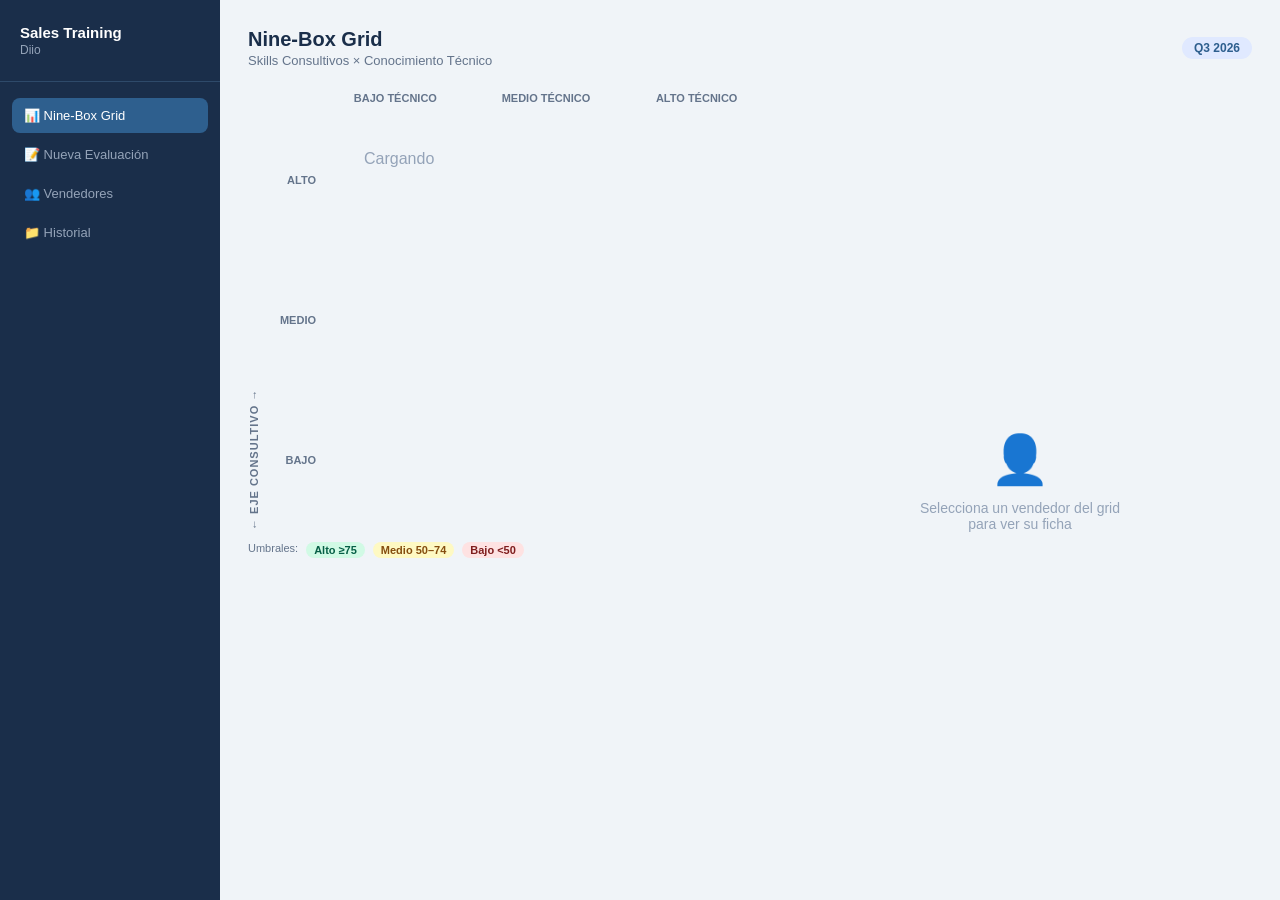
<file: index.html>
<!DOCTYPE html>
<html lang="es">
<head>
  <meta charset="UTF-8">
  <meta name="viewport" content="width=device-width, initial-scale=1.0">
  <title>Sales Training Diio</title>
  <link rel="stylesheet" href="style.css">
</head>
<body>
  <div class="app">
    <!-- Sidebar -->
    <aside class="sidebar">
      <div class="sidebar-logo">
        <h2>Sales Training</h2>
        <p>Diio</p>
      </div>
<nav>
  <a href="index.html" class="nav-link active">📊 Nine-Box Grid</a>
  <a href="evaluacion.html" class="nav-link">📝 Nueva Evaluación</a>
  <a href="vendedores.html" class="nav-link">👥 Vendedores</a>
  <a href="historial.html" class="nav-link">📁 Historial</a>
</nav>
    </aside>

    <!-- Main -->
    <main class="main">
      <div class="topbar">
        <div>
          <h1>Nine-Box Grid</h1>
          <p>Skills Consultivos × Conocimiento Técnico</p>
        </div>
        <span class="periodo-badge" id="periodoBadge">Q3 2026</span>
      </div>

      <div class="content-split">
        <!-- Nine Box -->
        <div class="nine-box-panel">
          <div class="nine-box-wrapper">
            <div class="eje-y-label">← Eje Consultivo →</div>
            <div class="nine-box-container">
              <div class="eje-x-labels">
                <span>Bajo Técnico</span>
                <span>Medio Técnico</span>
                <span>Alto Técnico</span>
              </div>
              <div class="grid-with-labels">
                <div class="eje-y-labels">
                  <span>Alto</span>
                  <span>Medio</span>
                  <span>Bajo</span>
                </div>
                <div class="nine-box-grid" id="nineBoxGrid">
                  <div class="loading">Cargando</div>
                </div>
              </div>
            </div>
          </div>

          <!-- Leyenda -->
          <div style="margin-top:12px;display:flex;gap:8px;flex-wrap:wrap">
            <span style="font-size:11px;color:#64748b">Umbrales:</span>
            <span style="font-size:11px;background:#d1fae5;color:#065f46;padding:2px 8px;border-radius:10px;font-weight:600">Alto ≥75</span>
            <span style="font-size:11px;background:#fef9c3;color:#854d0e;padding:2px 8px;border-radius:10px;font-weight:600">Medio 50–74</span>
            <span style="font-size:11px;background:#fee2e2;color:#7f1d1d;padding:2px 8px;border-radius:10px;font-weight:600">Bajo &lt;50</span>
          </div>
        </div>

        <!-- Ficha -->
        <div class="ficha-panel" id="fichaPanel">
          <div class="ficha-empty">
            <div class="icon">👤</div>
            <p>Selecciona un vendedor del grid<br>para ver su ficha</p>
          </div>
        </div>
      </div>
    </main>
  </div>

  <script src="app.js"></script>
</body>
</html>
</file>
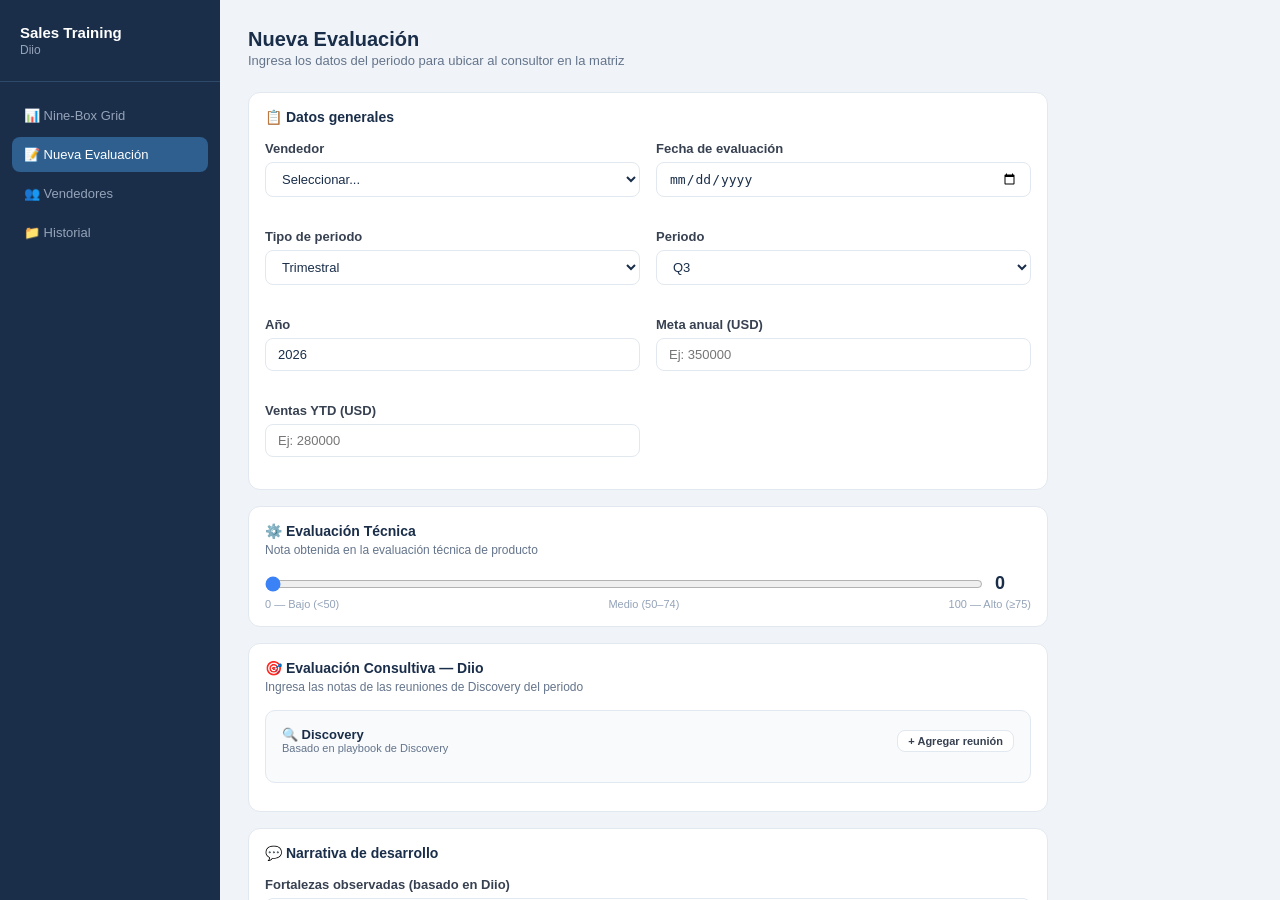
<file: evaluacion.html>
<!DOCTYPE html>
<html lang="es">
<head>
  <meta charset="UTF-8">
  <meta name="viewport" content="width=device-width, initial-scale=1.0">
  <title>Nueva Evaluación — Sales Training Diio</title>
  <link rel="stylesheet" href="style.css">
</head>
<body>
  <div class="app">
    <aside class="sidebar">
      <div class="sidebar-logo">
        <h2>Sales Training</h2>
        <p>Diio</p>
      </div>
      <nav>
        <a href="index.html" class="nav-link">📊 Nine-Box Grid</a>
        <a href="evaluacion.html" class="nav-link active">📝 Nueva Evaluación</a>
        <a href="vendedores.html" class="nav-link">👥 Vendedores</a>
        <a href="historial.html" class="nav-link">📁 Historial</a>
      </nav>
    </aside>

    <main class="main">
      <div class="topbar">
        <div>
          <h1>Nueva Evaluación</h1>
          <p>Ingresa los datos del periodo para ubicar al consultor en la matriz</p>
        </div>
      </div>

      <div style="max-width:800px">

        <!-- Paso 1: Datos generales -->
        <div class="card" style="margin-bottom:16px">
          <h3 style="font-size:14px;font-weight:700;color:#1a2e4a;margin-bottom:16px">📋 Datos generales</h3>
          <div class="form-grid">
            <div class="form-group">
              <label>Vendedor</label>
              <select id="e_vendedor" onchange="onVendedorChange()">
                <option value="">Seleccionar...</option>
              </select>
            </div>
            <div class="form-group">
              <label>Fecha de evaluación</label>
              <input type="date" id="e_fecha">
            </div>
            <div class="form-group">
              <label>Tipo de periodo</label>
              <select id="e_tipo_periodo" onchange="actualizarPeriodos()">
                <option value="mensual">Mensual</option>
                <option value="trimestral" selected>Trimestral</option>
                <option value="semestral">Semestral</option>
                <option value="anual">Anual</option>
              </select>
            </div>
            <div class="form-group">
              <label>Periodo</label>
              <select id="e_periodo">
                <option value="Q1">Q1</option>
                <option value="Q2">Q2</option>
                <option value="Q3" selected>Q3</option>
                <option value="Q4">Q4</option>
              </select>
            </div>
            <div class="form-group">
              <label>Año</label>
              <input type="number" id="e_anio" value="2026">
            </div>
            <div class="form-group">
              <label>Meta anual (USD)</label>
              <input type="number" id="e_meta" placeholder="Ej: 350000" oninput="calcularYTD()">
            </div>
            <div class="form-group">
              <label>Ventas YTD (USD)</label>
              <input type="number" id="e_ventas_ytd" placeholder="Ej: 280000" oninput="calcularYTD()">
            </div>
          </div>
          <div id="e_ytd_preview" style="display:none;font-size:20px;font-weight:700;padding:8px 16px;background:#f8fafc;border-radius:8px;border:1px solid #e2e8f0;margin-top:4px"></div>
        </div>

        <!-- Paso 2: Evaluación Técnica -->
        <div class="card" style="margin-bottom:16px">
          <h3 style="font-size:14px;font-weight:700;color:#1a2e4a;margin-bottom:4px">⚙️ Evaluación Técnica</h3>
          <p style="font-size:12px;color:#64748b;margin-bottom:16px">Nota obtenida en la evaluación técnica de producto</p>
          <div class="range-group">
            <input type="range" min="0" max="100" value="0" id="e_tecnica" oninput="updateTecnica()">
            <span class="range-val" id="e_tecnica_val">0</span>
          </div>
          <div style="display:flex;justify-content:space-between;font-size:11px;color:#94a3b8;margin-top:4px">
            <span>0 — Bajo (&lt;50)</span>
            <span>Medio (50–74)</span>
            <span>100 — Alto (≥75)</span>
          </div>
          <div id="eje_tecnico_preview" style="margin-top:12px;display:none">
            <span style="font-size:12px;color:#64748b">Eje técnico: </span>
            <span id="eje_tecnico_label" style="font-size:14px;font-weight:700"></span>
          </div>
        </div>

        <!-- Paso 3: Evaluación Consultiva -->
        <div class="card" style="margin-bottom:16px">
          <h3 style="font-size:14px;font-weight:700;color:#1a2e4a;margin-bottom:4px">🎯 Evaluación Consultiva — Diio</h3>
          <p style="font-size:12px;color:#64748b;margin-bottom:16px">Ingresa las notas de las reuniones de Discovery del periodo</p>

          <div style="background:#f8fafc;border:1px solid #e2e8f0;border-radius:10px;padding:16px;margin-bottom:12px">
            <div style="display:flex;align-items:center;justify-content:space-between;margin-bottom:12px">
              <div>
                <p style="font-size:13px;font-weight:700;color:#1a2e4a">🔍 Discovery</p>
                <p style="font-size:11px;color:#64748b">Basado en playbook de Discovery</p>
              </div>
              <button class="btn btn-secondary" style="font-size:11px;padding:4px 10px" onclick="agregarReunion()">+ Agregar reunión</button>
            </div>
            <div id="reuniones_discovery"></div>
            <div id="promedio_discovery" style="display:none;margin-top:8px;padding:8px 12px;background:white;border-radius:8px;border:1px solid #e2e8f0">
              <span style="font-size:12px;color:#64748b">Promedio Discovery: </span>
              <span id="promedio_discovery_val" style="font-size:16px;font-weight:700;color:#1a2e4a"></span>
              <span style="font-size:12px;color:#64748b">/10 · Reuniones: </span>
              <span id="total_reuniones" style="font-size:14px;font-weight:700;color:#1a2e4a"></span>
              <span id="eje_consultivo_preview" style="margin-left:12px;font-size:12px;font-weight:700"></span>
            </div>
          </div>

          <div id="cuadrante_preview" style="display:none;padding:12px 16px;border-radius:10px;margin-top:8px">
            <p style="font-size:11px;font-weight:600;text-transform:uppercase;letter-spacing:0.5px;margin-bottom:4px">Cuadrante resultante</p>
            <p id="cuadrante_nombre" style="font-size:18px;font-weight:700"></p>
          </div>
        </div>

        <!-- Paso 4: Narrativa -->
        <div class="card" style="margin-bottom:16px">
          <h3 style="font-size:14px;font-weight:700;color:#1a2e4a;margin-bottom:16px">💬 Narrativa de desarrollo</h3>
          <div class="form-group">
            <label>Fortalezas observadas (basado en Diio)</label>
            <textarea id="e_fortalezas" rows="3" style="width:100%;padding:8px 12px;border:1px solid #e2e8f0;border-radius:8px;font-size:13px;resize:none" placeholder="• Manejo del flujo y encuadre&#10;• Cuantificación del dolor&#10;• Cierre efectivo"></textarea>
          </div>
          <div class="form-group">
            <label>Oportunidades de mejora</label>
            <textarea id="e_oportunidades" rows="3" style="width:100%;padding:8px 12px;border:1px solid #e2e8f0;border-radius:8px;font-size:13px;resize:none" placeholder="• Identificación del Compelling Event&#10;• Regla de las tres capas&#10;• Talk-time"></textarea>
          </div>
          <div class="form-group">
            <label>Comentario del líder</label>
            <textarea id="e_comentario" rows="4" style="width:100%;padding:8px 12px;border:1px solid #e2e8f0;border-radius:8px;font-size:13px;resize:none" placeholder="Observaciones generales sobre el periodo evaluado..."></textarea>
          </div>
        </div>

        <!-- Plan sugerido -->
        <div id="plan_sugerido" class="card" style="margin-bottom:16px;display:none">
          <h3 style="font-size:14px;font-weight:700;color:#1a2e4a;margin-bottom:12px">🗺️ Plan de trabajo sugerido</h3>
          <div id="plan_contenido"></div>
        </div>

        <!-- Acciones -->
        <div class="form-actions">
          <button class="btn btn-secondary" onclick="window.location='index.html'">Cancelar</button>
          <button class="btn btn-primary" onclick="guardarEvaluacion()">Guardar Evaluación</button>
        </div>

      </div>
    </main>
  </div>

  <script src="app.js"></script>
  <script>
    const PLANES = {
      'Vendedor Élite': {
        acciones: [
          'Asignar cuentas estratégicas y deals de alta complejidad',
          'Rol de mentor interno — acompañar a vendedores en Zona de Riesgo o En Construcción',
          'Foco en expansión de ticket y mapeo de stakeholders senior',
          'Revisar métricas de talk-time para mantener bajo el 40%'
        ],
        meta: 'Mantener promedio Diio ≥ 8.0 y explorar oportunidades de liderazgo'
      },
      'Consultor Avanzado': {
        acciones: [
          'Profundizar micro-matemática — construir el número con el cliente, no proponérselo',
          'Trabajar compelling event en deals sin urgencia natural — bajar a hitos concretos',
          'Revisar talk-time — objetivo bajar a menos del 40% en Discovery',
          'Practicar cierre en vivo con stakeholders adicionales comprometidos'
        ],
        meta: 'Subir promedio Diio Discovery a ≥ 8.0 y aprobar evaluación técnica nivel Senior'
      },
      'Relacionador': {
        acciones: [
          'Capacitación intensiva en conocimiento de producto y casos de uso',
          'Practicar bloqueo de feature talk con respaldo técnico',
          'Acompañamiento en demos con foco en traducción a valor de negocio',
          'Estudiar 3 casos de éxito del producto por semana'
        ],
        meta: 'Subir nota técnica a ≥ 75 en próximo trimestre manteniendo el eje consultivo'
      },
      'Técnico Comercial': {
        acciones: [
          'Coaching semanal en regla de las 3 capas — profundizar con seguimientos',
          'Practicar preguntas abiertas — eliminar preguntas cerradas en cadena',
          'Reducir talk-time en Discovery — el cliente debe hablar más del 60%',
          'Role play de Discovery con feedback inmediato en Diio'
        ],
        meta: 'Subir promedio Diio Discovery a ≥ 6.5 en próximo trimestre'
      },
      'Perfil Balanceado': {
        acciones: [
          'Identificar fortaleza dominante y potenciarla como diferenciador',
          'Profundizar cuantificación — construir número con cliente en cada Discovery',
          'Trabajar encuadre y apertura con research previo visible',
          'Definir especialización por industria o tipo de cliente'
        ],
        meta: 'Definir eje de crecimiento prioritario y subir 1 nivel en ese eje el próximo trimestre'
      },
      'En Construcción': {
        acciones: [
          'Estructura completa del Discovery — respetar los 5 momentos sin saltarse ninguno',
          'Capacitación en producto — nivel básico obligatorio antes de próxima evaluación',
          'Role plays semanales de Discovery con grabación y feedback en Diio',
          'Acompañamiento en al menos 2 llamadas por semana con líder o mentor'
        ],
        meta: 'Completar capacitación técnica y subir promedio Diio Discovery a ≥ 5.0'
      },
      'Técnico Puro': {
        acciones: [
          'Escucha activa y manejo del silencio — no llenar los silencios con contenido',
          'Eliminar feature talk en Discovery — cada mención de producto debe ir seguida de una pregunta abierta',
          'Prohibir preguntas cerradas en cadena — mínimo 2 seguimientos por tema',
          'Revisar grabaciones de Diio semanalmente con foco en talk-time y tipo de preguntas'
        ],
        meta: 'Subir promedio Diio Discovery a ≥ 5.5 y bajar talk-time a menos del 50%'
      },
      'Especialista Base': {
        acciones: [
          'Plan de desarrollo con foco en Discovery — trabajar apertura y encuadre',
          'Capacitación en producto nivel intermedio',
          'Acompañamiento directo en llamadas con feedback post-reunión',
          'Revisar grabaciones de Diio con checklist del playbook'
        ],
        meta: 'Subir eje consultivo a Medio en próximo trimestre con promedio Diio ≥ 5.0'
      },
      'Zona de Riesgo': {
        acciones: [
          'Plan 90 días con métricas semanales de seguimiento',
          'Role plays diarios de Discovery — mínimo 3 por semana',
          'Escucha de grabaciones en Diio con feedback inmediato del líder',
          'Reunión semanal de seguimiento con líder — revisión de KPIs y bloqueos',
          'Capacitación técnica y consultiva en paralelo — priorizar Discovery'
        ],
        meta: 'Salir de Zona de Riesgo en 90 días — objetivo Especialista Base o En Construcción'
      }
    }

    let reunionesDiscovery = []

    function actualizarPeriodos() {
      const tipo = document.getElementById('e_tipo_periodo').value
      const sel = document.getElementById('e_periodo')
      sel.innerHTML = ''
      const opciones = {
        mensual: ['Enero','Febrero','Marzo','Abril','Mayo','Junio','Julio','Agosto','Septiembre','Octubre','Noviembre','Diciembre'],
        trimestral: ['Q1','Q2','Q3','Q4'],
        semestral: ['S1','S2'],
        anual: ['Anual']
      }
      opciones[tipo].forEach(p => {
        const opt = document.createElement('option')
        opt.value = p
        opt.textContent = p
        sel.appendChild(opt)
      })
    }

    function calcularYTD() {
      const meta = parseFloat(document.getElementById('e_meta').value)
      const ventas = parseFloat(document.getElementById('e_ventas_ytd').value)
      const preview = document.getElementById('e_ytd_preview')
      if (meta > 0 && ventas >= 0) {
        const pct = (ventas / meta * 100).toFixed(1)
        preview.style.display = 'block'
        preview.textContent = `Performance YTD: ${pct}%`
        preview.style.color = pct >= 100 ? '#059669' : pct >= 70 ? '#d97706' : '#dc2626'
      } else {
        preview.style.display = 'none'
      }
    }

    function agregarReunion() {
      const id = Date.now()
      reunionesDiscovery.push({ id, nota: 5, fecha: '', cliente: '' })
      renderReuniones()
    }

    function eliminarReunion(id) {
      reunionesDiscovery = reunionesDiscovery.filter(r => r.id !== id)
      renderReuniones()
    }

    function renderReuniones() {
      const cont = document.getElementById('reuniones_discovery')
      cont.innerHTML = reunionesDiscovery.map((r, i) => `
        <div style="display:grid;grid-template-columns:1fr 140px auto auto;gap:8px;align-items:center;margin-bottom:8px">
          <input type="text" placeholder="Cliente / reunión" value="${r.cliente}"
            oninput="reunionesDiscovery[${i}].cliente=this.value"
            style="padding:6px 10px;border:1px solid #e2e8f0;border-radius:8px;font-size:12px;width:100%">
          <input type="date" value="${r.fecha}"
            oninput="reunionesDiscovery[${i}].fecha=this.value"
            style="padding:6px 10px;border:1px solid #e2e8f0;border-radius:8px;font-size:12px;width:100%">
          <div style="display:flex;align-items:center;gap:6px">
            <input type="range" min="1" max="10" step="0.5" value="${r.nota}"
              oninput="reunionesDiscovery[${i}].nota=parseFloat(this.value);document.getElementById('nota_val_${r.id}').textContent=this.value;calcularPromedios()"
              style="width:80px;accent-color:#3b82f6">
            <span id="nota_val_${r.id}" style="font-size:13px;font-weight:700;color:#1a2e4a;min-width:24px">${r.nota}</span>
            <span style="font-size:11px;color:#94a3b8">/10</span>
          </div>
          <button onclick="eliminarReunion(${r.id})"
            style="background:none;border:none;color:#94a3b8;cursor:pointer;font-size:16px;padding:4px">✕</button>
        </div>
      `).join('')
      calcularPromedios()
    }

    function calcularPromedios() {
      if (reunionesDiscovery.length === 0) {
        document.getElementById('promedio_discovery').style.display = 'none'
        document.getElementById('cuadrante_preview').style.display = 'none'
        document.getElementById('plan_sugerido').style.display = 'none'
        return
      }
      const notasValidas = reunionesDiscovery.filter(r => r.nota > 0)
      if (notasValidas.length === 0) return
      const promedio = notasValidas.reduce((a, r) => a + r.nota, 0) / notasValidas.length
      const puntaje = promedio * 10
      document.getElementById('promedio_discovery').style.display = 'block'
      document.getElementById('promedio_discovery_val').textContent = promedio.toFixed(1)
      document.getElementById('total_reuniones').textContent = reunionesDiscovery.length
      const ejeC = calcularEje(puntaje)
      const ejeLabel = document.getElementById('eje_consultivo_preview')
      ejeLabel.textContent = `→ Eje Consultivo: ${ejeC}`
      ejeLabel.style.color = ejeColor(ejeC)
      const notaTecnica = parseInt(document.getElementById('e_tecnica').value)
      const ejeT = calcularEje(notaTecnica)
      const cuadrante = calcularCuadrante(ejeC, ejeT)
      const cfg = CUADRANTES[cuadrante]
      const preview = document.getElementById('cuadrante_preview')
      preview.style.display = 'block'
      preview.style.background = cfg.colorBg
      preview.style.border = `2px solid ${cfg.colorText}30`
      document.getElementById('cuadrante_nombre').textContent = `${cfg.emoji} ${cuadrante}`
      document.getElementById('cuadrante_nombre').style.color = cfg.colorText
      const plan = PLANES[cuadrante]
      if (plan) {
        document.getElementById('plan_sugerido').style.display = 'block'
        document.getElementById('plan_contenido').innerHTML = `
          <div style="background:#f8fafc;border-radius:8px;padding:12px;margin-bottom:12px">
            <p style="font-size:12px;font-weight:600;color:#64748b;margin-bottom:8px">ACCIONES PRIORITARIAS</p>
            <ul style="padding-left:16px">
              ${plan.acciones.map(a => `<li style="font-size:13px;color:#475569;margin-bottom:6px;line-height:1.5">${a}</li>`).join('')}
            </ul>
          </div>
          <div style="background:#eff6ff;border-radius:8px;padding:12px;border:1px solid #bfdbfe">
            <p style="font-size:12px;font-weight:600;color:#1e3a8a;margin-bottom:4px">META DEL PRÓXIMO PERIODO</p>
            <p style="font-size:13px;color:#1e40af">${plan.meta}</p>
          </div>
        `
      }
    }

    function updateTecnica() {
      const val = document.getElementById('e_tecnica').value
      document.getElementById('e_tecnica_val').textContent = val
      const eje = calcularEje(parseInt(val))
      document.getElementById('eje_tecnico_preview').style.display = 'block'
      const label = document.getElementById('eje_tecnico_label')
      label.textContent = eje
      label.style.color = ejeColor(eje)
      calcularPromedios()
    }

    async function onVendedorChange() {}

    async function initEvaluacion() {
      await cargarDatos()
      const sel = document.getElementById('e_vendedor')
      state.vendedores.forEach(v => {
        const opt = document.createElement('option')
        opt.value = v.id
        opt.textContent = v.nombre
        sel.appendChild(opt)
      })
      document.getElementById('e_fecha').value = new Date().toISOString().split('T')[0]
    }

    async function guardarEvaluacion() {
      const vendedor_id = document.getElementById('e_vendedor').value
      if (!vendedor_id) return alert('Selecciona un vendedor')
      if (reunionesDiscovery.length === 0) return alert('Agrega al menos una reunión de Discovery')
      const notasValidas = reunionesDiscovery.filter(r => r.nota > 0)
      const promedio = notasValidas.reduce((a, r) => a + r.nota, 0) / notasValidas.length
      const puntaje_consultivo = promedio * 10
      const nota_tecnica_raw = parseInt(document.getElementById('e_tecnica').value)
      const eje_consultivo = calcularEje(puntaje_consultivo)
      const eje_tecnico = calcularEje(nota_tecnica_raw)
      const cuadrante = calcularCuadrante(eje_consultivo, eje_tecnico)
      const meta = parseFloat(document.getElementById('e_meta').value)
      const ventas = parseFloat(document.getElementById('e_ventas_ytd').value)
      const performance_ytd = meta > 0 ? parseFloat((ventas/meta*100).toFixed(1)) : null
      const periodo = document.getElementById('e_periodo').value
      const tipo_periodo = document.getElementById('e_tipo_periodo').value

      const body = {
        vendedor_id,
        periodo: ['Q1','Q2','Q3','Q4'].includes(periodo) ? periodo : 'Q3',
        anio: parseInt(document.getElementById('e_anio').value),
        fecha_evaluacion: document.getElementById('e_fecha').value,
        nota_tecnica_raw,
        eje_tecnico,
        puntaje_consultivo,
        eje_consultivo,
        cuadrante,
        performance_ytd,
        meta_anual_usd: meta || null,
        tipo_periodo,
        periodo_label: periodo,
        fortalezas: document.getElementById('e_fortalezas').value.split('\n').filter(l => l.trim()),
        oportunidades_mejora: document.getElementById('e_oportunidades').value.split('\n').filter(l => l.trim()),
        comentario_lider: document.getElementById('e_comentario').value,
      }

      const res = await supabasePost('evaluaciones', body)
      if (res?.id) {
        const pilarDiscovery = state.pilares.find(p => p.orden === 5)
        if (pilarDiscovery) {
          for (const r of reunionesDiscovery) {
            await supabasePost('items_consultivos', {
              evaluacion_id: res.id,
              pilar_id: pilarDiscovery.id,
              puntaje: r.nota * 10,
              observacion: r.cliente,
              fuente: 'diio'
            })
          }
        }
        alert('✅ Evaluación guardada correctamente')
        window.location.href = 'index.html'
      } else {
        alert('❌ Error al guardar. Revisa la consola.')
        console.error(res)
      }
    }

    document.addEventListener('DOMContentLoaded', initEvaluacion)
  </script>
</body>
</html>
</file>
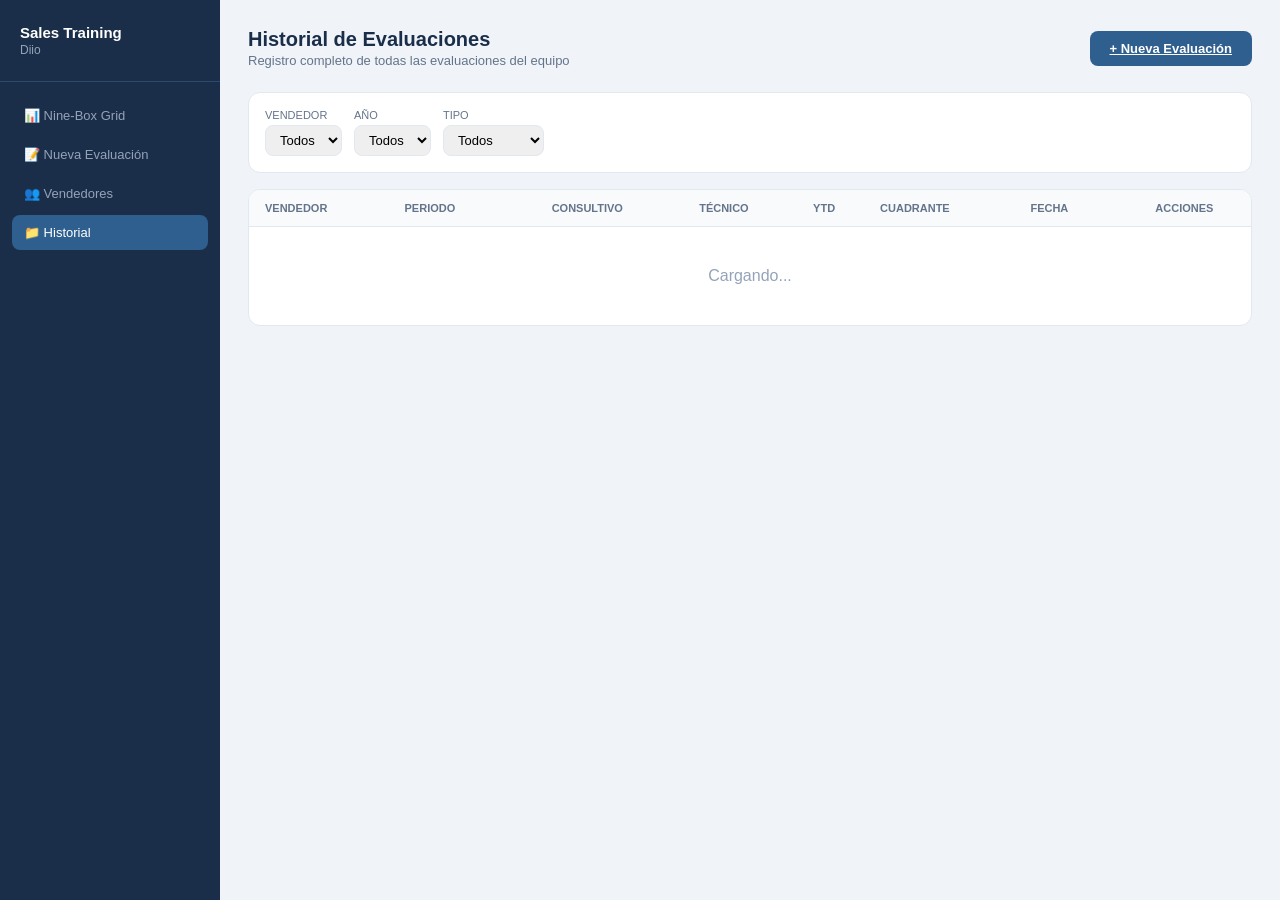
<file: historial.html>
<!DOCTYPE html>
<html lang="es">
<head>
  <meta charset="UTF-8">
  <meta name="viewport" content="width=device-width, initial-scale=1.0">
  <title>Historial — Sales Training Diio</title>
  <link rel="stylesheet" href="style.css">
</head>
<body>
  <div class="app">
    <aside class="sidebar">
      <div class="sidebar-logo">
        <h2>Sales Training</h2>
        <p>Diio</p>
      </div>
      <nav>
        <a href="index.html" class="nav-link">📊 Nine-Box Grid</a>
        <a href="evaluacion.html" class="nav-link">📝 Nueva Evaluación</a>
        <a href="vendedores.html" class="nav-link">👥 Vendedores</a>
        <a href="historial.html" class="nav-link active">📁 Historial</a>
      </nav>
    </aside>

    <main class="main">
      <div class="topbar">
        <div>
          <h1>Historial de Evaluaciones</h1>
          <p>Registro completo de todas las evaluaciones del equipo</p>
        </div>
        <a href="evaluacion.html" class="btn btn-primary">+ Nueva Evaluación</a>
      </div>

      <!-- Filtros -->
      <div class="card" style="margin-bottom:16px;padding:16px">
        <div style="display:flex;gap:12px;align-items:center;flex-wrap:wrap">
          <div>
            <label style="font-size:11px;color:#64748b;display:block;margin-bottom:4px">VENDEDOR</label>
            <select id="filtro_vendedor" onchange="filtrarHistorial()" style="padding:6px 10px;border:1px solid #e2e8f0;border-radius:8px;font-size:13px">
              <option value="">Todos</option>
            </select>
          </div>
          <div>
            <label style="font-size:11px;color:#64748b;display:block;margin-bottom:4px">AÑO</label>
            <select id="filtro_anio" onchange="filtrarHistorial()" style="padding:6px 10px;border:1px solid #e2e8f0;border-radius:8px;font-size:13px">
              <option value="">Todos</option>
              <option value="2026">2026</option>
              <option value="2025">2025</option>
              <option value="2024">2024</option>
            </select>
          </div>
          <div>
            <label style="font-size:11px;color:#64748b;display:block;margin-bottom:4px">TIPO</label>
            <select id="filtro_tipo" onchange="filtrarHistorial()" style="padding:6px 10px;border:1px solid #e2e8f0;border-radius:8px;font-size:13px">
              <option value="">Todos</option>
              <option value="mensual">Mensual</option>
              <option value="trimestral">Trimestral</option>
              <option value="semestral">Semestral</option>
              <option value="anual">Anual</option>
            </select>
          </div>
          <div style="margin-left:auto;font-size:12px;color:#64748b" id="total_registros"></div>
        </div>
      </div>

      <!-- Tabla -->
      <div class="card" style="padding:0;overflow:hidden">
        <table style="width:100%;border-collapse:collapse">
          <thead>
            <tr style="background:#f8fafc;border-bottom:1px solid #e2e8f0">
              <th style="padding:12px 16px;text-align:left;font-size:11px;font-weight:600;color:#64748b;text-transform:uppercase">Vendedor</th>
              <th style="padding:12px 16px;text-align:left;font-size:11px;font-weight:600;color:#64748b;text-transform:uppercase">Periodo</th>
              <th style="padding:12px 16px;text-align:center;font-size:11px;font-weight:600;color:#64748b;text-transform:uppercase">Consultivo</th>
              <th style="padding:12px 16px;text-align:center;font-size:11px;font-weight:600;color:#64748b;text-transform:uppercase">Técnico</th>
              <th style="padding:12px 16px;text-align:center;font-size:11px;font-weight:600;color:#64748b;text-transform:uppercase">YTD</th>
              <th style="padding:12px 16px;text-align:left;font-size:11px;font-weight:600;color:#64748b;text-transform:uppercase">Cuadrante</th>
              <th style="padding:12px 16px;text-align:left;font-size:11px;font-weight:600;color:#64748b;text-transform:uppercase">Fecha</th>
              <th style="padding:12px 16px;text-align:center;font-size:11px;font-weight:600;color:#64748b;text-transform:uppercase">Acciones</th>
            </tr>
          </thead>
          <tbody id="tablaHistorial">
            <tr><td colspan="8" style="padding:40px;text-align:center;color:#94a3b8">Cargando...</td></tr>
          </tbody>
        </table>
      </div>
    </main>
  </div>

  <script src="app.js"></script>
  <script>
    let todasEvaluaciones = []

    async function initHistorial() {
      await cargarDatos()

      // Llenar filtro vendedores
      const sel = document.getElementById('filtro_vendedor')
      state.vendedores.forEach(v => {
        const opt = document.createElement('option')
        opt.value = v.id
        opt.textContent = v.nombre
        sel.appendChild(opt)
      })

      // Cargar evaluaciones con join
      todasEvaluaciones = await supabaseGet(
        'evaluaciones?select=*,vendedor:vendedores(nombre,rol)&order=fecha_evaluacion.desc'
      )

      filtrarHistorial()
    }

    function filtrarHistorial() {
      const vendedor = document.getElementById('filtro_vendedor').value
      const anio = document.getElementById('filtro_anio').value
      const tipo = document.getElementById('filtro_tipo').value

      let filtradas = todasEvaluaciones
      if (vendedor) filtradas = filtradas.filter(e => e.vendedor_id === vendedor)
      if (anio) filtradas = filtradas.filter(e => e.anio == anio)
      if (tipo) filtradas = filtradas.filter(e => e.tipo_periodo === tipo)

      document.getElementById('total_registros').textContent = `${filtradas.length} evaluaciones`
      renderTabla(filtradas)
    }

    function renderTabla(evaluaciones) {
      const tbody = document.getElementById('tablaHistorial')

      if (evaluaciones.length === 0) {
        tbody.innerHTML = `<tr><td colspan="8" style="padding:40px;text-align:center;color:#94a3b8">No hay evaluaciones con esos filtros</td></tr>`
        return
      }

      tbody.innerHTML = evaluaciones.map((e, i) => {
        const cfg = e.cuadrante ? CUADRANTES[e.cuadrante] : null
        const rowBg = i % 2 === 0 ? 'white' : '#f8fafc'
        return `
          <tr style="background:${rowBg};border-bottom:1px solid #f1f5f9">
            <td style="padding:12px 16px">
              <p style="font-size:13px;font-weight:600;color:#1a2e4a">${e.vendedor?.nombre || '—'}</p>
              <p style="font-size:11px;color:#94a3b8">${e.vendedor?.rol || ''}</p>
            </td>
            <td style="padding:12px 16px">
              <p style="font-size:13px;font-weight:600;color:#1a2e4a">${e.periodo_label || e.periodo} ${e.anio}</p>
              <p style="font-size:11px;color:#94a3b8">${e.tipo_periodo || 'trimestral'}</p>
            </td>
            <td style="padding:12px 16px;text-align:center">
              <p style="font-size:16px;font-weight:700;color:${ejeColor(e.eje_consultivo)}">${e.puntaje_consultivo?.toFixed(0) || '—'}</p>
              <p style="font-size:11px;color:${ejeColor(e.eje_consultivo)}">${e.eje_consultivo || '—'}</p>
            </td>
            <td style="padding:12px 16px;text-align:center">
              <p style="font-size:16px;font-weight:700;color:${ejeColor(e.eje_tecnico)}">${e.nota_tecnica_raw?.toFixed(0) || '—'}</p>
              <p style="font-size:11px;color:${ejeColor(e.eje_tecnico)}">${e.eje_tecnico || '—'}</p>
            </td>
            <td style="padding:12px 16px;text-align:center">
              <p style="font-size:14px;font-weight:700;color:${e.performance_ytd >= 100 ? '#059669' : e.performance_ytd >= 70 ? '#d97706' : '#dc2626'}">${e.performance_ytd ? e.performance_ytd + '%' : '—'}</p>
            </td>
            <td style="padding:12px 16px">
              ${cfg ? `<span style="background:${cfg.colorBg};color:${cfg.colorText};padding:3px 8px;border-radius:6px;font-size:11px;font-weight:600">${cfg.emoji} ${e.cuadrante}</span>` : '<span style="color:#94a3b8;font-size:12px">—</span>'}
            </td>
            <td style="padding:12px 16px">
              <p style="font-size:12px;color:#64748b">${e.fecha_evaluacion || '—'}</p>
            </td>
            <td style="padding:12px 16px;text-align:center">
              <button onclick="verEvaluacion('${e.id}')" style="background:none;border:1px solid #e2e8f0;border-radius:6px;padding:4px 10px;font-size:11px;color:#64748b;cursor:pointer">Ver</button>
            </td>
          </tr>
        `
      }).join('')
    }

    function verEvaluacion(id) {
      // Por ahora redirige al nine-box
      // En el futuro: modal con detalle completo
      window.location.href = 'index.html'
    }

    document.addEventListener('DOMContentLoaded', initHistorial)
  </script>
</body>
</html>
</file>
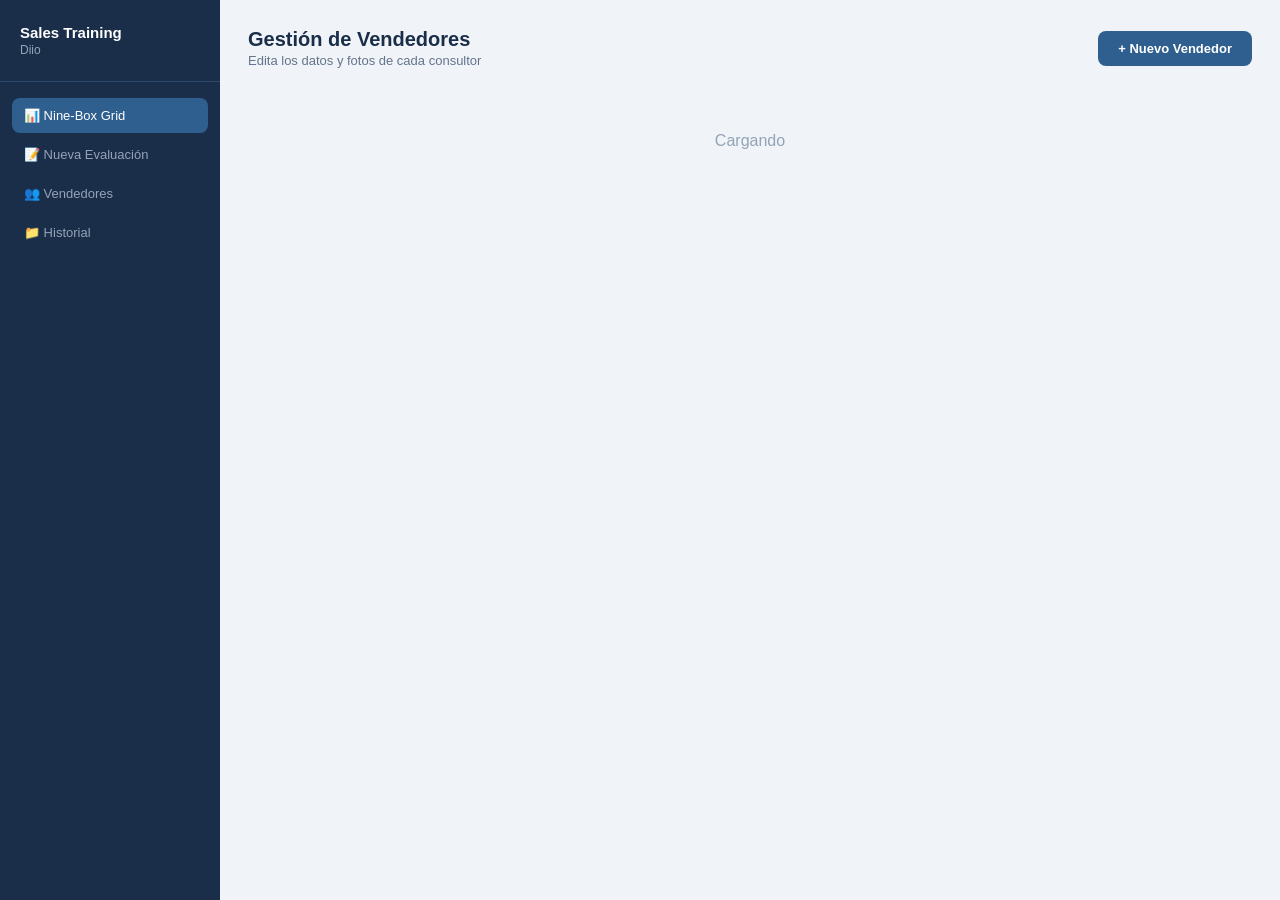
<file: vendedores.html>
<!DOCTYPE html>
<html lang="es">
<head>
  <meta charset="UTF-8">
  <meta name="viewport" content="width=device-width, initial-scale=1.0">
  <title>Vendedores — Sales Training Diio</title>
  <link rel="stylesheet" href="style.css">
</head>
<body>
  <div class="app">
    <aside class="sidebar">
      <div class="sidebar-logo">
        <h2>Sales Training</h2>
        <p>Diio</p>
      </div>
<nav>
  <a href="index.html" class="nav-link active">📊 Nine-Box Grid</a>
  <a href="evaluacion.html" class="nav-link">📝 Nueva Evaluación</a>
  <a href="vendedores.html" class="nav-link">👥 Vendedores</a>
  <a href="historial.html" class="nav-link">📁 Historial</a>
</nav>
    </aside>

    <main class="main">
      <div class="topbar">
        <div>
          <h1>Gestión de Vendedores</h1>
          <p>Edita los datos y fotos de cada consultor</p>
        </div>
        <button class="btn btn-primary" onclick="abrirModalNuevo()">+ Nuevo Vendedor</button>
      </div>
      <div id="listaVendedores" class="loading">Cargando</div>
    </main>
  </div>

  <div id="modal" style="display:none;position:fixed;inset:0;background:rgba(0,0,0,0.5);z-index:100;align-items:center;justify-content:center">
    <div style="background:white;border-radius:16px;padding:28px;width:560px;max-height:90vh;overflow-y:auto">
      <h2 style="font-size:16px;font-weight:700;color:#1a2e4a;margin-bottom:20px" id="modalTitle">Editar Vendedor</h2>
      
      <div style="display:flex;gap:20px;margin-bottom:20px">
        <div style="text-align:center">
          <div id="fotoPreview" style="width:80px;height:80px;border-radius:14px;background:linear-gradient(135deg,#3b82f6,#8b5cf6);display:flex;align-items:center;justify-content:center;font-size:24px;font-weight:700;color:white;margin-bottom:8px">👤</div>
          <input type="file" id="fotoInput" accept="image/*" style="display:none" onchange="previewFoto(this)">
          <button class="btn btn-secondary" style="font-size:11px;padding:4px 10px" onclick="document.getElementById('fotoInput').click()">📷 Foto</button>
        </div>
        <div style="flex:1">
          <div class="form-group">
            <label>Nombre completo</label>
            <input type="text" id="v_nombre" placeholder="Ej: María Trinidad Martínez">
          </div>
          <div class="form-group">
            <label>Email</label>
            <input type="email" id="v_email" placeholder="email@empresa.com">
          </div>
        </div>
      </div>

      <div class="form-grid">
        <div class="form-group">
          <label>Rol</label>
          <select id="v_rol">
            <option value="">Seleccionar...</option>
            <option>Account Executive</option>
            <option>Senior Account Executive</option>
            <option>Sales Consultant</option>
            <option>Senior Sales Manager</option>
            <option>Outbound SDR</option>
            <option>Head of Sales</option>
          </select>
        </div>
        <div class="form-group">
          <label>Nivel / Seniority</label>
          <select id="v_nivel">
            <option value="">Seleccionar...</option>
            <option>Junior</option>
            <option>Semi Senior</option>
            <option>Senior</option>
            <option>Principal</option>
            <option>Lead</option>
          </select>
        </div>
        <div class="form-group">
          <label>País</label>
          <select id="v_pais">
            <option value="">Seleccionar...</option>
          </select>
        </div>
        <div class="form-group">
          <label>Fecha de ingreso</label>
          <input type="date" id="v_fecha_ingreso">
        </div>
        <div class="form-group">
          <label>Meta anual (USD)</label>
          <input type="number" id="v_meta" placeholder="Ej: 350000">
        </div>
        <div class="form-group">
          <label>Segmentación de clientes</label>
          <input type="text" id="v_segmentacion" placeholder="Ej: Enterprise, SMB">
        </div>
      </div>

      <div class="form-actions">
        <button class="btn btn-secondary" onclick="cerrarModal()">Cancelar</button>
        <button class="btn" id="btnEliminar" style="background:#fee2e2;color:#dc2626;margin-right:auto;display:none" onclick="eliminarVendedor()">🗑 Eliminar</button>
        <button class="btn btn-primary" onclick="guardarVendedor()">Guardar</button>
      </div>
    </div>
  </div>

  <script src="app.js"></script>
  <script>
    let vendedorEditando = null
    let fotoBase64 = null

    async function supabasePatch(path, body) {
      const res = await fetch(`${SUPABASE_URL}/rest/v1/${path}`, {
        method: 'PATCH',
        headers: { ...headers, 'Prefer': 'return=representation' },
        body: JSON.stringify(body)
      })
      return res.json()
    }

    async function initVendedores() {
      await cargarDatos()
      await cargarPaises()
      renderLista()
    }

    async function cargarPaises() {
      const paises = await supabaseGet('paises?select=*&order=nombre')
      const sel = document.getElementById('v_pais')
      if (Array.isArray(paises)) {
        paises.forEach(p => {
          const opt = document.createElement('option')
          opt.value = p.id
          opt.textContent = p.nombre
          sel.appendChild(opt)
        })
      }
    }

    function renderLista() {
      const lista = document.getElementById('listaVendedores')
      lista.innerHTML = `
        <div style="display:grid;grid-template-columns:repeat(auto-fill,minmax(280px,1fr));gap:16px">
          ${state.vendedores.map(v => {
            const ev = getUltimaEval(v.id)
            const cfg = ev?.cuadrante ? CUADRANTES[ev.cuadrante] : null
            return `
              <div class="card" style="display:flex;gap:14px;align-items:flex-start;cursor:pointer" onclick="abrirModalEditar('${v.id}')">
                <div style="width:52px;height:52px;border-radius:12px;flex-shrink:0;overflow:hidden;background:linear-gradient(135deg,#3b82f6,#8b5cf6);display:flex;align-items:center;justify-content:center;font-size:18px;font-weight:700;color:white">
                  ${v.foto_url ? `<img src="${v.foto_url}" style="width:100%;height:100%;object-fit:cover">` : initials(v.nombre)}
                </div>
                <div style="flex:1;min-width:0">
                  <p style="font-weight:700;font-size:14px;color:#1a2e4a">${v.nombre}</p>
                  <p style="font-size:12px;color:#64748b;margin-top:2px">${v.rol || '—'} ${v.nivel_org ? '· ' + v.nivel_org : ''}</p>
                  <p style="font-size:11px;color:#94a3b8;margin-top:2px">📍 ${v.pais?.nombre || '—'}</p>
                  ${cfg ? `<span class="tag" style="background:${cfg.colorBg};color:${cfg.colorText};margin-top:6px;display:inline-block">${cfg.emoji} ${ev.cuadrante}</span>` : '<span style="font-size:11px;color:#94a3b8;margin-top:4px;display:block">Sin evaluación</span>'}
                </div>
                <span style="color:#94a3b8;font-size:16px">✏️</span>
              </div>
            `
          }).join('')}
        </div>
      `
    }

    function abrirModalNuevo() {
      vendedorEditando = null
      fotoBase64 = null
      document.getElementById('modalTitle').textContent = 'Nuevo Vendedor'
      document.getElementById('v_nombre').value = ''
      document.getElementById('v_email').value = ''
      document.getElementById('v_rol').value = ''
      document.getElementById('v_nivel').value = ''
      document.getElementById('v_pais').value = ''
      document.getElementById('v_fecha_ingreso').value = ''
      document.getElementById('v_meta').value = ''
      document.getElementById('v_segmentacion').value = ''
      document.getElementById('fotoPreview').innerHTML = '👤'
      document.getElementById('btnEliminar').style.display = 'none'
      document.getElementById('modal').style.display = 'flex'
    }

    function abrirModalEditar(id) {
      vendedorEditando = state.vendedores.find(v => v.id === id)
      if (!vendedorEditando) return
      const v = vendedorEditando
      document.getElementById('modalTitle').textContent = 'Editar Vendedor'
      document.getElementById('v_nombre').value = v.nombre || ''
      document.getElementById('v_email').value = v.email || ''
      document.getElementById('v_rol').value = v.rol || ''
      document.getElementById('v_nivel').value = v.nivel_org || ''
      document.getElementById('v_pais').value = v.pais_id || ''
      document.getElementById('v_fecha_ingreso').value = v.fecha_ingreso || ''
      document.getElementById('v_meta').value = ''
      document.getElementById('v_segmentacion').value = v.segmentacion_clientes || ''
      document.getElementById('fotoPreview').innerHTML = v.foto_url
        ? `<img src="${v.foto_url}" style="width:80px;height:80px;object-fit:cover;border-radius:14px">`
        : `<span style="font-size:24px;font-weight:700">${initials(v.nombre)}</span>`
      document.getElementById('btnEliminar').style.display = 'inline-flex'
      document.getElementById('modal').style.display = 'flex'
    }

    function cerrarModal() {
      document.getElementById('modal').style.display = 'none'
    }

    function previewFoto(input) {
      const file = input.files[0]
      if (!file) return
      const reader = new FileReader()
      reader.onload = e => {
        fotoBase64 = e.target.result
        document.getElementById('fotoPreview').innerHTML =
          `<img src="${fotoBase64}" style="width:80px;height:80px;object-fit:cover;border-radius:14px">`
      }
      reader.readAsDataURL(file)
    }

    async function guardarVendedor() {
      const body = {
        nombre: document.getElementById('v_nombre').value,
        email: document.getElementById('v_email').value,
        rol: document.getElementById('v_rol').value,
        nivel_org: document.getElementById('v_nivel').value,
        pais_id: document.getElementById('v_pais').value || null,
        fecha_ingreso: document.getElementById('v_fecha_ingreso').value || null,
        segmentacion_clientes: document.getElementById('v_segmentacion').value,
      }
      if (fotoBase64) body.foto_url = fotoBase64

      if (vendedorEditando) {
        await supabasePatch(`vendedores?id=eq.${vendedorEditando.id}`, body)
      } else {
        body.activo = true
        await supabasePost('vendedores', body)
      }

      cerrarModal()
      await cargarDatos()
      renderLista()
    }

    async function eliminarVendedor() {
      if (!vendedorEditando) return
      if (!confirm(`¿Eliminar a ${vendedorEditando.nombre}? Esta acción no se puede deshacer.`)) return
      await fetch(`${SUPABASE_URL}/rest/v1/vendedores?id=eq.${vendedorEditando.id}`, {
        method: 'DELETE',
        headers: headers
      })
      cerrarModal()
      await cargarDatos()
      renderLista()
    }

    document.addEventListener('DOMContentLoaded', initVendedores)
  </script>
</body>
</html>
</file>
<file: style.css>
* { box-sizing: border-box; margin: 0; padding: 0; }

body {
  font-family: -apple-system, BlinkMacSystemFont, 'Segoe UI', sans-serif;
  background: #f0f4f8;
  color: #1a2e4a;
}

/* Layout */
.app { display: flex; height: 100vh; }

.sidebar {
  width: 220px;
  background: #1a2e4a;
  display: flex;
  flex-direction: column;
  padding: 24px 0;
  shrink: 0;
}

.sidebar-logo {
  padding: 0 20px 24px;
  border-bottom: 1px solid #2e4a6a;
}

.sidebar-logo h2 { color: white; font-size: 15px; font-weight: 700; }
.sidebar-logo p { color: #94a3b8; font-size: 12px; margin-top: 2px; }

.sidebar nav { padding: 16px 12px; flex: 1; }

.nav-link {
  display: flex;
  align-items: center;
  gap: 10px;
  padding: 10px 12px;
  border-radius: 8px;
  color: #94a3b8;
  text-decoration: none;
  font-size: 13px;
  font-weight: 500;
  margin-bottom: 4px;
  transition: all 0.15s;
}

.nav-link:hover, .nav-link.active {
  background: #2e5f8e;
  color: white;
}

.main { flex: 1; overflow-y: auto; padding: 28px; }

.topbar {
  display: flex;
  align-items: center;
  justify-content: space-between;
  margin-bottom: 24px;
}

.topbar h1 { font-size: 20px; font-weight: 700; color: #1a2e4a; }
.topbar p { font-size: 13px; color: #64748b; margin-top: 2px; }

.periodo-badge {
  background: #e0e9ff;
  color: #2e5f8e;
  padding: 4px 12px;
  border-radius: 20px;
  font-size: 12px;
  font-weight: 600;
}

/* Nine Box Grid */
.nine-box-wrapper { display: flex; gap: 16px; }

.eje-y-label {
  writing-mode: vertical-rl;
  transform: rotate(180deg);
  font-size: 11px;
  font-weight: 600;
  color: #64748b;
  text-transform: uppercase;
  letter-spacing: 1px;
  display: flex;
  align-items: center;
}

.nine-box-container { flex: 1; }

.eje-x-labels {
  display: grid;
  grid-template-columns: repeat(3, 1fr);
  gap: 8px;
  margin-bottom: 6px;
  margin-left: 48px;
}

.eje-x-labels span {
  text-align: center;
  font-size: 11px;
  font-weight: 600;
  color: #64748b;
  text-transform: uppercase;
}

.grid-with-labels { display: flex; gap: 8px; }

.eje-y-labels {
  display: flex;
  flex-direction: column;
  justify-content: space-around;
  width: 40px;
}

.eje-y-labels span {
  font-size: 11px;
  font-weight: 600;
  color: #64748b;
  text-align: right;
  text-transform: uppercase;
}

.nine-box-grid {
  display: grid;
  grid-template-columns: repeat(3, 1fr);
  grid-template-rows: repeat(3, 1fr);
  gap: 8px;
  flex: 1;
  min-height: 420px;
}

.cell {
  border-radius: 12px;
  border: 2px solid transparent;
  padding: 12px;
  display: flex;
  flex-direction: column;
  cursor: pointer;
  transition: all 0.15s;
  min-height: 130px;
}

.cell:hover { transform: translateY(-1px); box-shadow: 0 4px 12px rgba(0,0,0,0.1); }

.cell-header {
  display: flex;
  justify-content: space-between;
  align-items: flex-start;
  margin-bottom: 8px;
}

.cell-name { font-size: 10px; font-weight: 700; text-transform: uppercase; letter-spacing: 0.5px; }
.cell-count { font-size: 11px; font-weight: 600; opacity: 0.6; }

.cell-avatars { display: flex; flex-wrap: wrap; gap: 6px; flex: 1; align-content: flex-start; }

.avatar {
  width: 36px;
  height: 36px;
  border-radius: 50%;
  display: flex;
  align-items: center;
  justify-content: center;
  font-size: 11px;
  font-weight: 700;
  color: white;
  cursor: pointer;
  border: 2px solid rgba(255,255,255,0.5);
  transition: all 0.15s;
  position: relative;
}

.avatar:hover { transform: scale(1.15); z-index: 10; }
.avatar.selected { border-color: #1a2e4a; transform: scale(1.1); }

.empty-cell { font-size: 11px; color: rgba(0,0,0,0.3); font-style: italic; margin-top: 4px; }

/* Colores cuadrantes */
.cell-elite { background: #d1fae5; border-color: #34d399; }
.cell-elite .cell-name { color: #065f46; }

.cell-consultor-avanzado { background: #dcfce7; border-color: #86efac; }
.cell-consultor-avanzado .cell-name { color: #166534; }

.cell-relacionador { background: #fef9c3; border-color: #fde047; }
.cell-relacionador .cell-name { color: #854d0e; }

.cell-tecnico-comercial { background: #ede9fe; border-color: #c4b5fd; }
.cell-tecnico-comercial .cell-name { color: #4c1d95; }

.cell-balanceado { background: #dbeafe; border-color: #93c5fd; }
.cell-balanceado .cell-name { color: #1e3a8a; }

.cell-construccion { background: #ffedd5; border-color: #fdba74; }
.cell-construccion .cell-name { color: #7c2d12; }

.cell-tecnico-puro { background: #e0f2fe; border-color: #7dd3fc; }
.cell-tecnico-puro .cell-name { color: #0c4a6e; }

.cell-especialista { background: #f1f5f9; border-color: #cbd5e1; }
.cell-especialista .cell-name { color: #334155; }

.cell-riesgo { background: #fee2e2; border-color: #fca5a5; }
.cell-riesgo .cell-name { color: #7f1d1d; }

/* Panel derecho ficha */
.content-split { display: flex; gap: 20px; height: calc(100vh - 120px); }
.nine-box-panel { width: 520px; shrink: 0; }
.ficha-panel { flex: 1; overflow-y: auto; }

.ficha-empty {
  display: flex;
  flex-direction: column;
  align-items: center;
  justify-content: center;
  height: 100%;
  color: #94a3b8;
  text-align: center;
  gap: 12px;
}

.ficha-empty .icon { font-size: 48px; }
.ficha-empty p { font-size: 14px; }

/* Ficha vendedor */
.ficha-header {
  background: #1a2e4a;
  border-radius: 16px;
  padding: 20px;
  color: white;
  margin-bottom: 16px;
}

.ficha-header-top { display: flex; align-items: flex-start; gap: 16px; margin-bottom: 16px; }

.ficha-avatar-big {
  width: 60px;
  height: 60px;
  border-radius: 14px;
  display: flex;
  align-items: center;
  justify-content: center;
  font-size: 20px;
  font-weight: 700;
  color: white;
  background: linear-gradient(135deg, #3b82f6, #8b5cf6);
  flex-shrink: 0;
}

.ficha-info { flex: 1; }
.ficha-info h2 { font-size: 18px; font-weight: 700; }
.ficha-info p { color: #94a3b8; font-size: 13px; margin-top: 2px; }

.ficha-tags { display: flex; gap: 8px; margin-top: 10px; flex-wrap: wrap; }

.tag {
  padding: 4px 10px;
  border-radius: 20px;
  font-size: 11px;
  font-weight: 600;
}

.ficha-scores {
  display: flex;
  gap: 20px;
  align-items: center;
}

.score-box { text-align: center; }
.score-box label { font-size: 10px; color: #94a3b8; text-transform: uppercase; letter-spacing: 0.5px; display: block; margin-bottom: 4px; }
.score-box .score-num { font-size: 24px; font-weight: 700; }
.score-box .score-eje { font-size: 11px; margin-top: 2px; font-weight: 600; }
.score-divider { width: 1px; height: 40px; background: #2e4a6a; }

.ficha-meta {
  display: grid;
  grid-template-columns: repeat(4, 1fr);
  gap: 12px;
  padding-top: 16px;
  border-top: 1px solid #2e4a6a;
}

.meta-item label { font-size: 10px; color: #64748b; text-transform: uppercase; letter-spacing: 0.5px; display: block; margin-bottom: 2px; }
.meta-item p { font-size: 13px; font-weight: 600; }

/* Cards */
.card {
  background: white;
  border-radius: 12px;
  border: 1px solid #e2e8f0;
  padding: 16px;
  margin-bottom: 12px;
}

.card h3 {
  font-size: 13px;
  font-weight: 700;
  color: #1a2e4a;
  margin-bottom: 12px;
  display: flex;
  align-items: center;
  gap: 6px;
}

/* Araña chart */
.arana-container { display: grid; grid-template-columns: 1fr 1fr; gap: 16px; align-items: center; }

canvas#aranaChart { max-width: 100%; }

.arana-legend { display: flex; flex-direction: column; gap: 8px; }

.arana-item {
  display: flex;
  align-items: center;
  gap: 8px;
  font-size: 12px;
}

.arana-item .bar-bg {
  flex: 1;
  height: 6px;
  background: #f1f5f9;
  border-radius: 3px;
  overflow: hidden;
}

.arana-item .bar-fill {
  height: 100%;
  background: #3b82f6;
  border-radius: 3px;
}

.arana-item .bar-val { font-weight: 700; color: #1a2e4a; width: 28px; text-align: right; font-size: 11px; }

/* Fortalezas / Oportunidades */
.two-cols { display: grid; grid-template-columns: 1fr 1fr; gap: 12px; }

.card.fortalezas h3 { color: #065f46; }
.card.fortalezas { background: #f0fdf4; border-color: #bbf7d0; }

.card.oportunidades h3 { color: #1e3a8a; }
.card.oportunidades { background: #eff6ff; border-color: #bfdbfe; }

.card ul { padding-left: 16px; }
.card ul li { font-size: 13px; color: #475569; margin-bottom: 6px; line-height: 1.4; }

/* Historial */
.historial-timeline { display: flex; align-items: center; gap: 8px; flex-wrap: wrap; }

.historial-item { text-align: center; }
.historial-item .periodo { font-size: 10px; color: #94a3b8; margin-bottom: 4px; }
.historial-tag {
  padding: 4px 10px;
  border-radius: 8px;
  font-size: 11px;
  font-weight: 600;
  border: 1px solid;
}
.historial-arrow { color: #cbd5e1; font-size: 14px; }

/* Forms */
.form-grid { display: grid; grid-template-columns: 1fr 1fr; gap: 16px; }
.form-group { margin-bottom: 16px; }
.form-group label { display: block; font-size: 13px; font-weight: 600; color: #374151; margin-bottom: 6px; }
.form-group input, .form-group select, .form-group textarea {
  width: 100%;
  padding: 8px 12px;
  border: 1px solid #e2e8f0;
  border-radius: 8px;
  font-size: 13px;
  color: #1a2e4a;
  background: white;
  outline: none;
  transition: border 0.15s;
}
.form-group input:focus, .form-group select:focus, .form-group textarea:focus {
  border-color: #3b82f6;
  box-shadow: 0 0 0 3px rgba(59,130,246,0.1);
}

.range-group { display: flex; align-items: center; gap: 12px; }
.range-group input[type=range] { flex: 1; accent-color: #3b82f6; }
.range-val { font-size: 18px; font-weight: 700; color: #1a2e4a; min-width: 36px; }

.pilar-card {
  background: #f8fafc;
  border: 1px solid #e2e8f0;
  border-radius: 10px;
  padding: 12px 16px;
  margin-bottom: 10px;
}

.pilar-header { display: flex; align-items: center; gap: 10px; margin-bottom: 8px; }
.pilar-num {
  width: 24px; height: 24px;
  background: #dbeafe;
  color: #1e3a8a;
  border-radius: 50%;
  font-size: 11px;
  font-weight: 700;
  display: flex;
  align-items: center;
  justify-content: center;
  flex-shrink: 0;
}
.pilar-nombre { font-size: 13px; font-weight: 600; color: #1a2e4a; flex: 1; }
.pilar-peso { font-size: 11px; color: #94a3b8; }
.diio-badge { background: #ede9fe; color: #6d28d9; font-size: 10px; font-weight: 700; padding: 2px 6px; border-radius: 4px; }

.btn {
  padding: 10px 20px;
  border-radius: 8px;
  font-size: 13px;
  font-weight: 600;
  border: none;
  cursor: pointer;
  transition: all 0.15s;
}

.btn-primary { background: #2e5f8e; color: white; }
.btn-primary:hover { background: #1a4a72; }
.btn-secondary { background: white; color: #374151; border: 1px solid #e2e8f0; }
.btn-secondary:hover { background: #f8fafc; }

.form-actions { display: flex; justify-content: flex-end; gap: 10px; margin-top: 20px; }

/* Eje preview */
.eje-preview {
  display: flex;
  gap: 16px;
  padding: 12px 16px;
  background: #f8fafc;
  border-radius: 8px;
  margin-bottom: 16px;
  border: 1px solid #e2e8f0;
}
.eje-preview-item { text-align: center; }
.eje-preview-item label { font-size: 10px; color: #94a3b8; text-transform: uppercase; display: block; margin-bottom: 2px; }
.eje-preview-item .val { font-size: 20px; font-weight: 700; }
.eje-alto { color: #059669; }
.eje-medio { color: #d97706; }
.eje-bajo { color: #dc2626; }

/* Responsive */
@media (max-width: 768px) {
  .app { flex-direction: column; }
  .sidebar { width: 100%; height: auto; }
  .content-split { flex-direction: column; }
  .nine-box-panel { width: 100%; }
}

/* Loading */
.loading { text-align: center; padding: 40px; color: #94a3b8; }
.loading::after { content: ''; animation: dots 1s infinite; }
@keyframes dots { 0%{content:'.'} 33%{content:'..'} 66%{content:'...'} }
</file>
